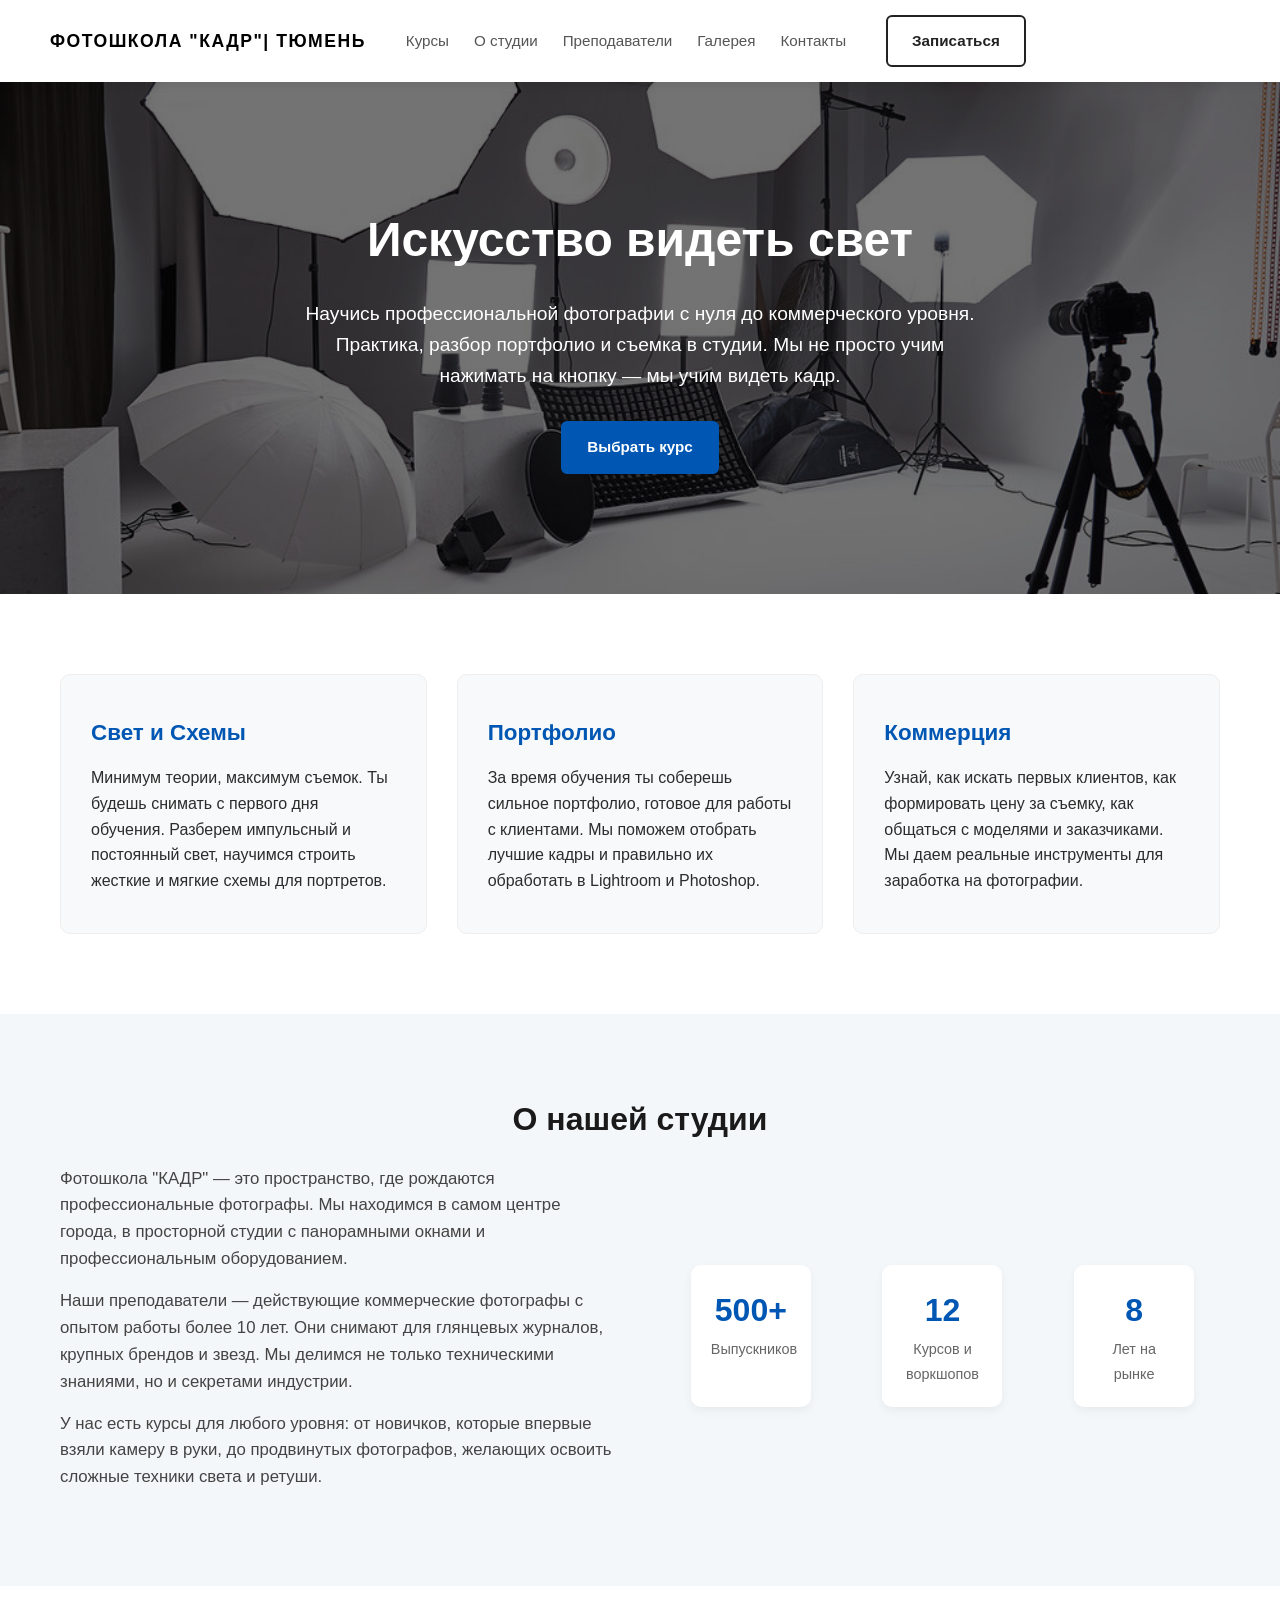
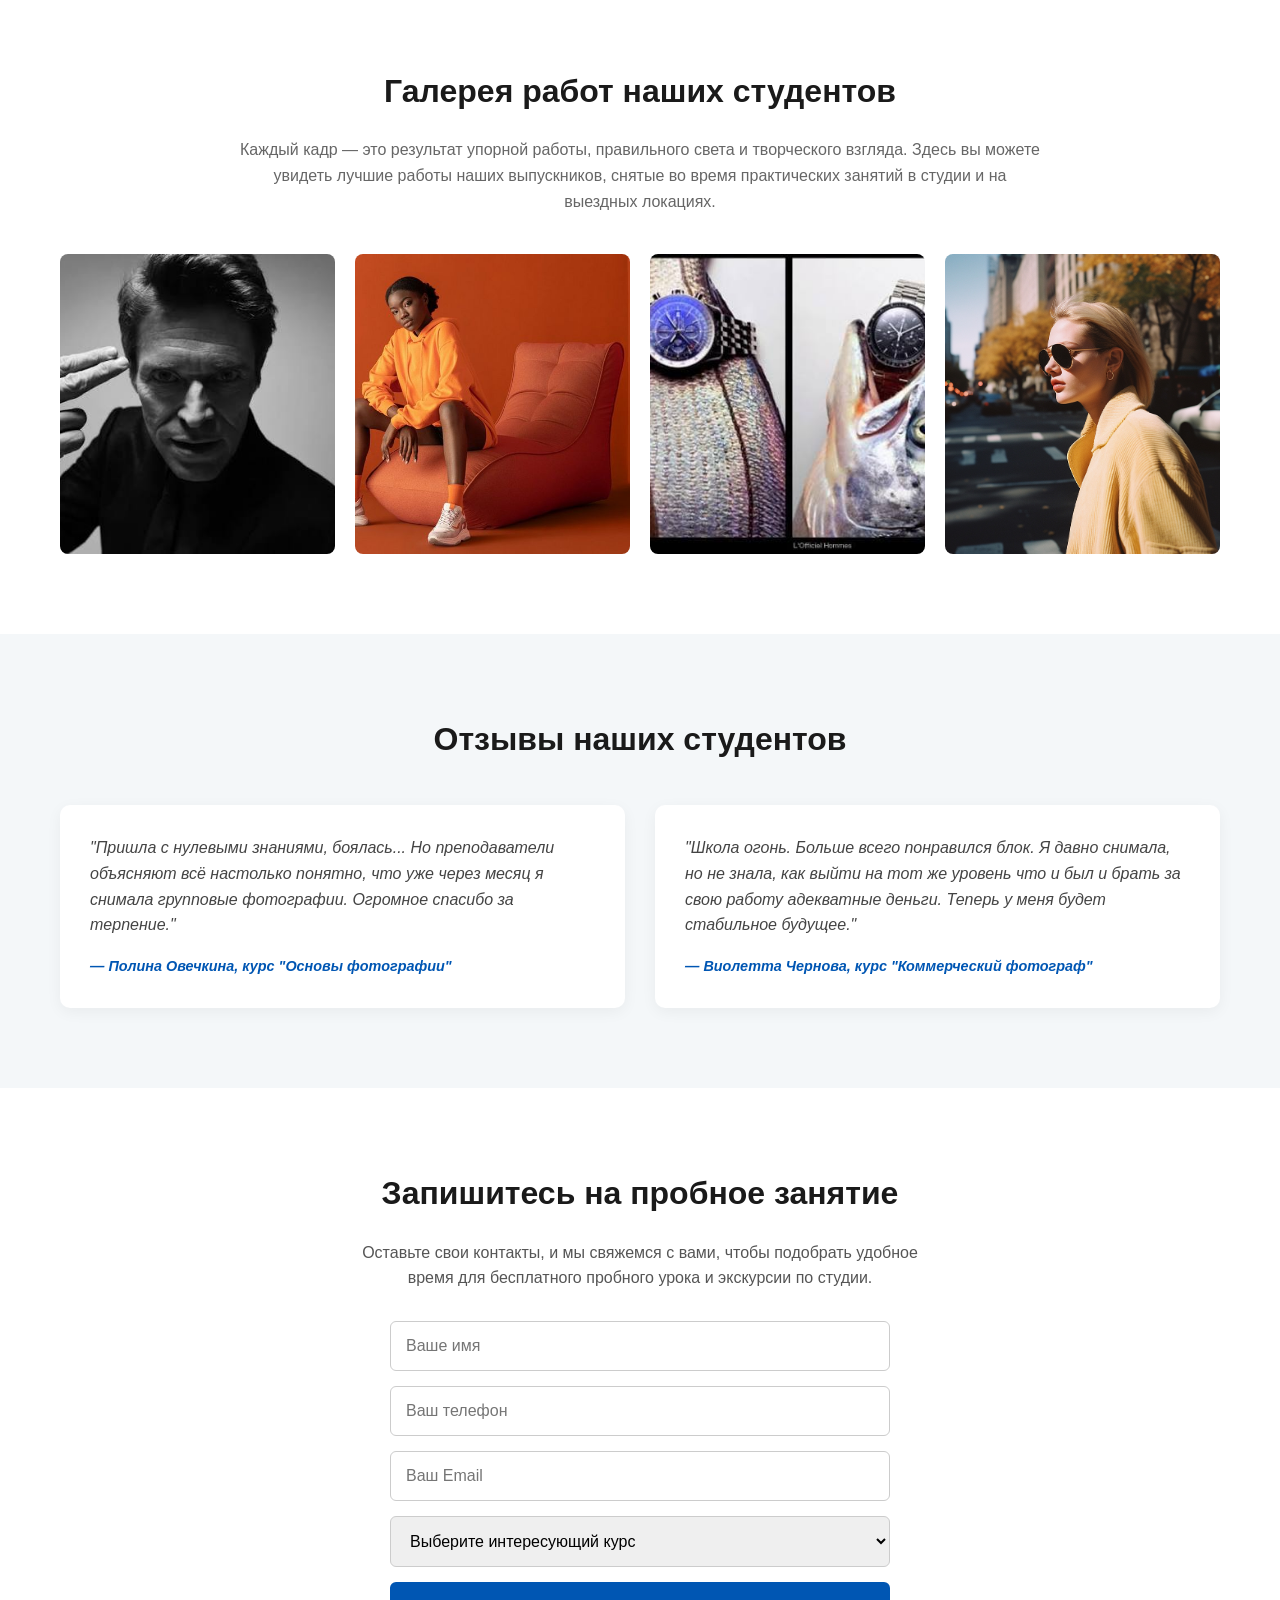
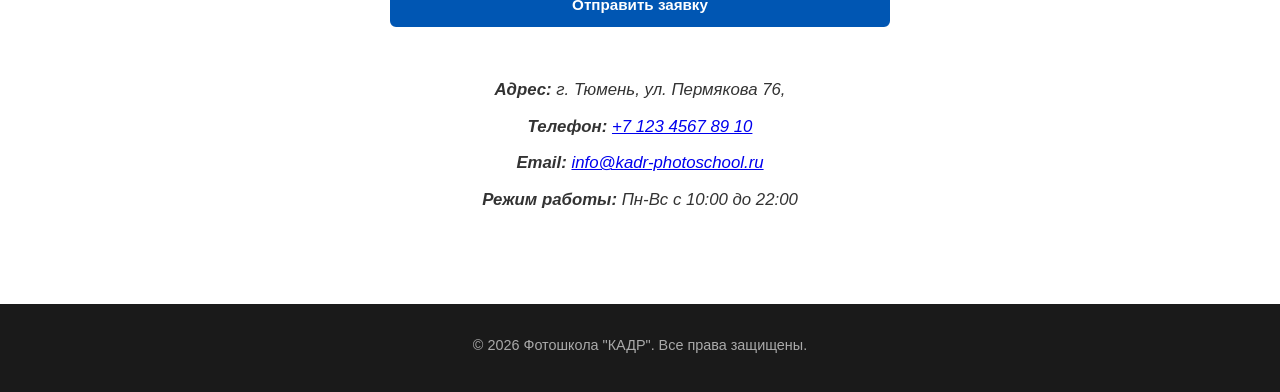
<file: index.html>
<!DOCTYPE html>
<html lang="ru">
<head>
    <meta charset="UTF-8">
    <meta name="viewport" content="width=device-width, initial-scale=1.0">

    <!--№1: Расширен title-->
    <title>Фотошкола КАДР|Тюмень|Курсы фотографии с нуля до профи</title>
    <!--№2: Добавлено meta-описание-->
    <meta name="description" content="Фотошкола КАДР — обучение фотографии с нуля: свет, портрет, коммерческая съемка. Практика с первого дня, портфолио, 500+ выпускников.">
    <!--№3: Добавлены ключевые слова -->
    <meta name="keywords" content="фотошкола, курсы фотографии, обучение фотографии, Тюмень, портретная съемка, коммерческая фотография">
    <!--№4: теги для красивого превью при репосте -->
    <meta property="og:title" content="Фотошкола КАДР | Обучение фотографии">
    <meta property="og:description" content="Научись профессиональной фотографии с нуля до коммерческого уровня.">
    <meta property="og:image" content="image/photo_studio1.jpg">
    <meta property="og:type" content="website">

    <link rel="stylesheet" href="style.css">
</head>
<body>

    <!--№5: header заменён на тег <header> -->
    <header class="header">
        <div class="napkatext">
            <p>Фотошкола "КАДР"| Тюмень </p>

            <!--№6: добавлен aria-label для навигации-->
            <nav class="nav" aria-label="Основная навигация">
                <a href="#courses">Курсы</a>
                <a href="#about">О студии</a>
                <a href="#teachers">Преподаватели</a>
                <a href="#gallery">Галерея</a>
                <a href="#contacts">Контакты</a>
            </nav>
            <a href="#signup" class="btn btn-outline">Записаться</a>
        </div>
    </header>
    <!--№7: секция hero переименована в <main> через отдельный тег ниже -->
        <!--№9: текст стал виден на фоне картинки-->
        <!--№10: вместо обычного фона добавили картинку фотостудии с затемнением-->
    <section class="telotext hero">
    <div class="container hero-content">
        <h1>Искусство видеть свет</h1>
        <p>Научись профессиональной фотографии с нуля до коммерческого уровня. Практика, разбор портфолио и съемка в студии. Мы не просто учим нажимать на кнопку — мы учим видеть кадр.</p>
        <a href="#courses" class="btn btn-primary" aria-label="Перейти к выбору курса">Выбрать курс</a>
    </div>
</section>

    <!--№11: добавлен тег <main> для основного контента-->
    <main>

    <section class="features">
        <div class="container grid-3">
            <div class="feature-card">
                <h3>Свет и Схемы</h3>
                <p>Минимум теории, максимум съемок. Ты будешь снимать с первого дня обучения. Разберем импульсный и постоянный свет, научимся строить жесткие и мягкие схемы для портретов.</p>
            </div>
            <div class="feature-card">
                <h3>Портфолио</h3>
                <p>За время обучения ты соберешь сильное портфолио, готовое для работы с клиентами. Мы поможем отобрать лучшие кадры и правильно их обработать в Lightroom и Photoshop.</p>
            </div>
            <div class="feature-card">
                <h3>Коммерция</h3>
                <p>Узнай, как искать первых клиентов, как формировать цену за съемку, как общаться с моделями и заказчиками. Мы даем реальные инструменты для заработка на фотографии.</p>
            </div>
        </div>
    </section>

    <section class="about" id="about">
        <div class="container">
            <h2>О нашей студии</h2>
            <div class="about-content">
                <div class="about-text">
                    <p>Фотошкола "КАДР" — это пространство, где рождаются профессиональные фотографы. Мы находимся в самом центре города, в просторной студии с панорамными окнами и профессиональным оборудованием.</p>
                    <p>Наши преподаватели — действующие коммерческие фотографы с опытом работы более 10 лет. Они снимают для глянцевых журналов, крупных брендов и звезд. Мы делимся не только техническими знаниями, но и секретами индустрии.</p>
                    <p>У нас есть курсы для любого уровня: от новичков, которые впервые взяли камеру в руки, до продвинутых фотографов, желающих освоить сложные техники света и ретуши.</p>
                </div>
                <div class="about-stats">
                    <div class="stat-item">
                        <span class="stat-number">500+</span>
                        <span class="stat-label">Выпускников</span>
                    </div>
                    <div class="stat-item">
                        <span class="stat-number">12</span>
                        <span class="stat-label">Курсов и воркшопов</span>
                    </div>
                    <div class="stat-item">
                        <span class="stat-number">8</span>
                        <span class="stat-label">Лет на рынке</span>
                    </div>
                </div>
            </div>
        </div>
    </section>

    <section class="gallery" id="gallery">
        <div class="container">
            <h2>Галерея работ наших студентов</h2>
            <p class="gallery-subtitle">Каждый кадр — это результат упорной работы, правильного света и творческого взгляда. Здесь вы можете увидеть лучшие работы наших выпускников, снятые во время практических занятий в студии и на выездных локациях.</p>
            <div class="gallery-grid">

                <!--№12: всем изображениям галереи добавлены loading="lazy" и размеры -->
                <div class="gallery-item">
                    <img src="image/defo.jpg" alt="Портрет" loading="lazy" width="400" height="400">
                </div>
                <div class="gallery-item">
                    <img src="image/fashion.jpeg" alt="Фэшн" loading="lazy" width="400" height="400">
                </div>
                <div class="gallery-item">
                    <img src="image/clock.jpg" alt="Предметка" loading="lazy" width="400" height="400">
                </div>
                <div class="gallery-item">
                    <img src="image/women.jpg" alt="Репортаж" loading="lazy" width="400" height="400">
                </div>
            </div>
        </div>
    </section>

    <section class="reviews">
        <div class="container">
            <h2>Отзывы наших студентов</h2>
            <div class="reviews-grid">

                <!--№13: отзывы обёрнуты в семантический <blockquote> + <cite> -->
                <blockquote class="review-card">
                    <p class="review-text">"Пришла с нулевыми знаниями, боялась... Но преподаватели объясняют всё настолько понятно, что уже через месяц я снимала групповые фотографии. Огромное спасибо за терпение."</p>
                    <cite class="review-author">— Полина Овечкина, курс "Основы фотографии"</cite>
                </blockquote>
                <blockquote class="review-card">
                    <p class="review-text">"Школа огонь. Больше всего понравился блок. Я давно снимала, но не знала, как выйти на тот же уровень что и был и брать за свою работу адекватные деньги. Теперь у меня будет стабильное будущее."</p>
                    <cite class="review-author">— Виолетта Чернова, курс "Коммерческий фотограф"</cite>
                </blockquote>
            </div>
        </div>
    </section>

    <section class="contacts" id="contacts">
        <div class="container">
            <h2>Запишитесь на пробное занятие</h2>
            <p>Оставьте свои контакты, и мы свяжемся с вами, чтобы подобрать удобное время для бесплатного пробного урока и экскурсии по студии.</p>

            <!--№14: у формы добавлен атрибут action и метод, а также name для полей -->
            <form class="signup-form" id="signup" action="#" method="post">
                <input type="text" name="name" placeholder="Ваше имя" required>
                <input type="tel" name="phone" placeholder="Ваш телефон" required>
                <input type="email" name="email" placeholder="Ваш Email" required>
                <select name="course">
                    <option value="">Выберите интересующий курс</option>
                    <option value="base">Основы фотографии</option>
                    <option value="portrait">Портретная съемка</option>
                    <option value="commercial">Коммерческая фотография</option>
                </select>
                <button type="submit" class="btn btn-primary">Отправить заявку</button>
            </form>

            <!--№15: контактная информация обёрнута в <address> -->
            <address class="contact-info">
                <p><strong>Адрес:</strong> г. Тюмень, ул. Пермякова 76,</p>
                <p><strong>Телефон:</strong> <a href="tel:+71234567890">+7 123 4567 89 10</a></p>
                <p><strong>Email:</strong> <a href="mailto:info@kadr-photoschool.ru">info@kadr-photoschool.ru</a></p>
                <p><strong>Режим работы:</strong> Пн-Вс с 10:00 до 22:00</p>
            </address>
        </div>
    </section>

    </main>

    <footer class="footer">
        <div class="container">
            <p>© 2026 Фотошкола "КАДР". Все права защищены.</p>
        </div>
    </footer>
</body>
</html>
</file>
<file: style.css>
* {
    margin: 0;
    padding: 0;
    box-sizing: border-box;
    font-family: 'Segoe UI', Tahoma, Geneva, Verdana, sans-serif;
}

body {
    background-color: #fcfcfc;
    color: #2c2c2c;
    line-height: 1.6;
}

.container {
    max-width: 1200px;
    margin: 0 auto;
    padding: 0 20px;
}

h2 {
    font-size: 2rem;
    margin-bottom: 20px;
    text-align: center;
    color: #1a1a1a;
}

.header {
    display: flex;
    justify-content: space-between;
    align-items: center;
    padding: 15px 50px;
    background-color: #ffffff;
    box-shadow: 0 2px 10px rgba(0,0,0,0.08);
    position: sticky;
    top: 0;
    z-index: 100;
}

.napkatext {
    display: flex;
    align-items: center;
    gap: 40px;
}

.napkatext p {
    font-weight: 700;
    font-size: 1.1rem;
    text-transform: uppercase;
    letter-spacing: 1.5px;
    color: #000;
}

.nav {
    display: flex;
    gap: 25px;
}

.nav a {
    text-decoration: none;
    color: #555;
    font-size: 0.95rem;
    font-weight: 500;
    transition: color 0.3s;
}

.nav a:hover {
    color: #000;
}

.header-img-container {
    display: flex;
    align-items: center;
    justify-content: flex-end;
}

.header-img-container img {
    width: 260px;        
    height: auto;
    border-radius: 8px;
    object-fit: cover;
    display: block;
}

.btn {
    display: inline-block;
    padding: 12px 24px;
    text-decoration: none;
    border-radius: 6px;
    font-weight: 600;
    font-size: 0.95rem;
    transition: all 0.3s ease;
    cursor: pointer;
    border: none;
}

.btn-outline {
    border: 2px solid #222;
    color: #222;
    background: transparent;
}

.btn-outline:hover {
    background: #222;
    color: #fff;
}

.btn-primary {
    background: #0056b3;
    color: #fff;
    border: 2px solid #0056b3;
}

.btn-primary:hover {
    background: #003d82;
    border-color: #003d82;
}

.telotext {
    padding: 100px 20px;
    text-align: center;
    background: linear-gradient(rgba(0,0,0,0.6), rgba(0,0,0,0.6)), url('') no-repeat center center/cover;
    color: #fff;
}

.telotext.hero {
    position: relative;
    min-height: 500px;
    display: flex;
    align-items: center;
    justify-content: center;
    text-align: center;
    color: #fff;

    background-image: url('image/photo_studio1.jpg');
    background-size: cover;
    background-position: center;
    background-repeat: no-repeat;
    background-color: #555;
}

.hero-content h1 {
    font-size: 3rem;
    margin-bottom: 20px;
    font-weight: 800;
}

.hero-content p {
    font-size: 1.2rem;
    margin-bottom: 30px;
    max-width: 700px;
    margin-left: auto;
    margin-right: auto;
    color: #fff;
}

.features {
    padding: 80px 20px;
    background-color: #ffffff;
}

.grid-3 {
    display: grid;
    grid-template-columns: repeat(auto-fit, minmax(300px, 1fr));
    gap: 30px;
}

.feature-card {
    padding: 40px 30px;
    background: #f8f9fa;
    border-radius: 10px;
    border: 1px solid #eee;
    transition: transform 0.3s;
}

.feature-card:hover {
    transform: translateY(-5px);
    box-shadow: 0 10px 20px rgba(0,0,0,0.05);
}

.feature-card h3 {
    margin-bottom: 15px;
    font-size: 1.4rem;
    color: #0056b3;
}

.about {
    padding: 80px 20px;
    background-color: #f4f7f9;
}

.about-content {
    display: flex;
    gap: 50px;
    align-items: center;
    flex-wrap: wrap;
}

.about-text {
    flex: 1;
    min-width: 300px;
}

.about-text p {
    margin-bottom: 15px;
    font-size: 1.05rem;
    color: #444;
}

.about-stats {
    flex: 1;
    min-width: 300px;
    display: flex;
    justify-content: space-around;
    flex-wrap: wrap;
    gap: 20px;
}

.stat-item {
    text-align: center;
    background: #fff;
    padding: 20px;
    border-radius: 10px;
    box-shadow: 0 4px 10px rgba(0,0,0,0.05);
    width: 120px;
}

.stat-number {
    display: block;
    font-size: 2rem;
    font-weight: 800;
    color: #0056b3;
}

.stat-label {
    font-size: 0.9rem;
    color: #666;
}

.gallery {
    padding: 80px 20px;
    background-color: #fff;
}

.gallery-subtitle {
    text-align: center;
    max-width: 800px;
    margin: 0 auto 40px auto;
    color: #666;
}

.gallery-grid {
    display: grid;
    grid-template-columns: repeat(auto-fit, minmax(250px, 1fr));
    gap: 20px;
}

.gallery-item {
    width: 100%;
    height: 300px;         
    overflow: hidden;
    border-radius: 8px;
}

.gallery-item img {
    width: 100%;
    height: 100%;
    object-fit: cover;      
    object-position: center;
    display: block;
    transition: transform 0.4s ease;
}

.gallery-item:hover img {
    transform: scale(1.05); 
}

.reviews {
    padding: 80px 20px;
    background-color: #f4f7f9;
}

.reviews-grid {
    display: grid;
    grid-template-columns: repeat(auto-fit, minmax(350px, 1fr));
    gap: 30px;
    margin-top: 40px;
}

.review-card {
    background: #fff;
    padding: 30px;
    border-radius: 10px;
    box-shadow: 0 4px 15px rgba(0,0,0,0.05);
}

.review-text {
    font-style: italic;
    margin-bottom: 15px;
    color: #444;
}

.review-author {
    font-weight: bold;
    color: #0056b3;
    font-size: 0.9rem;
}

.contacts {
    padding: 80px 20px;
    background-color: #fff;
    text-align: center;
}

.contacts p {
    max-width: 600px;
    margin: 0 auto 30px auto;
    color: #555;
}

.signup-form {
    max-width: 500px;
    margin: 0 auto 50px auto;
    display: flex;
    flex-direction: column;
    gap: 15px;
}

.signup-form input,
.signup-form select {
    padding: 15px;
    border: 1px solid #ccc;
    border-radius: 6px;
    font-size: 1rem;
    outline: none;
}

.signup-form input:focus,
.signup-form select:focus {
    border-color: #0056b3;
}

.contact-info p {
    margin-bottom: 10px;
    font-size: 1.05rem;
    color: #333;
}

.footer {
    background-color: #1a1a1a;
    color: #aaa;
    padding: 30px 20px;
    text-align: center;
    font-size: 0.9rem;
}

.footer p {
    margin-bottom: 5px;
}

@media (max-width: 768px) {
    .header {
        flex-direction: column;
        padding: 15px;
        gap: 15px;
    }
    .napkatext {
        flex-direction: column;
        gap: 15px;
    }
    .nav {
        flex-wrap: wrap;
        justify-content: center;
    }
    .hero-content h1 {
        font-size: 2rem;
    }
    .about-content {
        flex-direction: column;
    }
}

.telotext.hero::before {
    content: "";
    position: absolute;
    inset: 0;
    background: rgba(0, 0, 0, 0.55);
    z-index: 1;
}

.telotext.hero .hero-content {
    position: relative;
    z-index: 2;
    max-width: 800px;
    padding: 20px;
}
</file>
